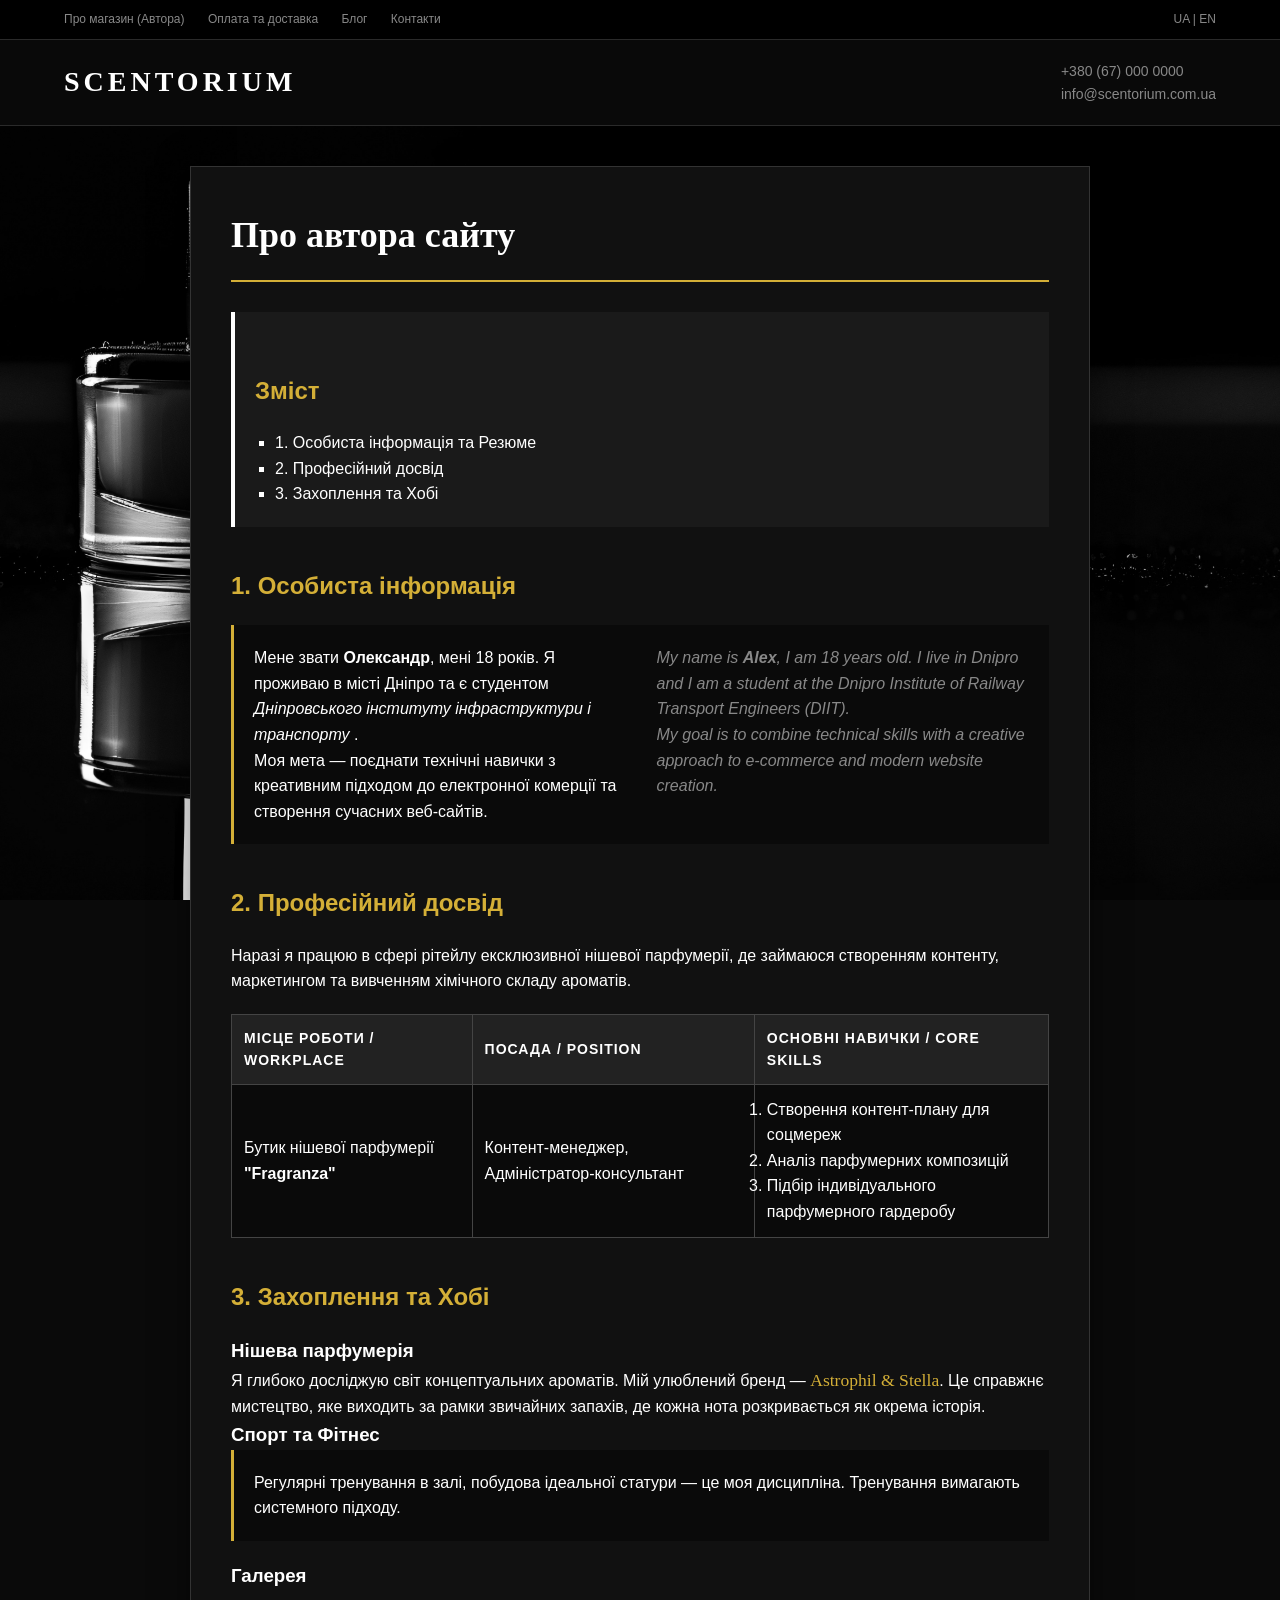
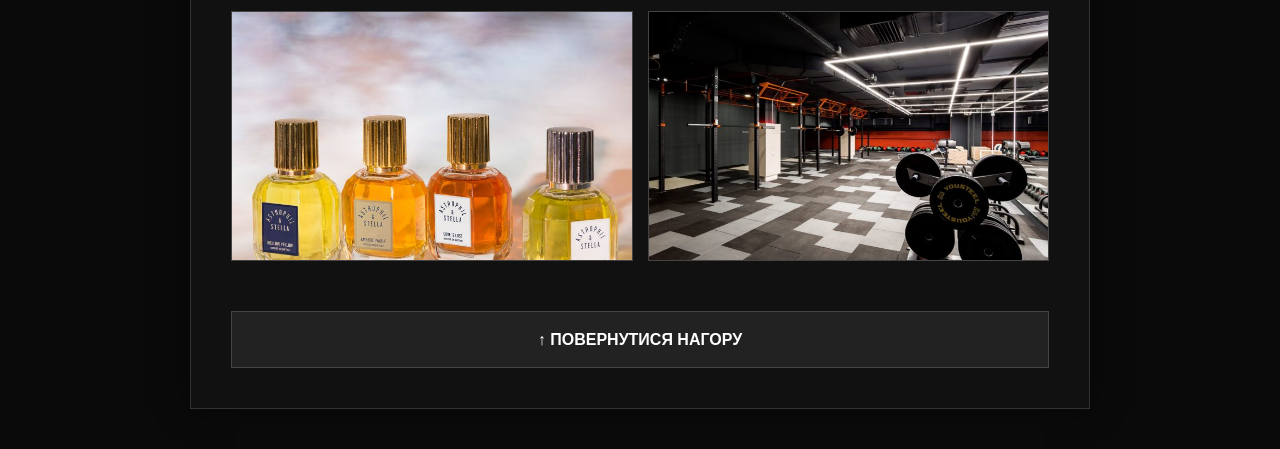
<file: about.html>
<!DOCTYPE html>
<html lang="uk">
<head>
    <meta charset="UTF-8">
    <meta name="viewport" content="width=device-width, initial-scale=1.0">
    <title>Scentorium - Про автора</title>
    <meta name="description" content="Резюме автора сайту та інформація про захоплення">
    <link rel="stylesheet" href="style.css">
    <style>
        /* Стилі спеціально для сторінки контенту */
        .content-container {
            max-width: 900px;
            margin: 40px auto;
            padding: 40px;
            background-color: #111;
            border: 1px solid #333;
            line-height: 1.6;
        }
        .bilingual-block {
            display: flex;
            gap: 30px;
            margin-bottom: 20px;
        }
        .bilingual-block div {
            flex: 1;
        }
        .en-text {
            color: #888;
            font-style: italic;
        }
        .content-table {
            width: 100%;
            border-collapse: collapse;
            margin: 20px 0;
        }
        .content-table th, .content-table td {
            border: 1px solid #444;
            padding: 12px;
            text-align: left;
        }
        .content-table th {
            background-color: #222;
            color: #fff;
        }
        .gallery-grid {
            display: grid;
            grid-template-columns: repeat(2, 1fr);
            gap: 15px;
            margin-top: 20px;
        }
        .gallery-img {
            width: 100%;
            height: 250px;
            object-fit: cover;
            border: 1px solid #444;
        }
        .back-to-top {
            display: block;
            text-align: center;
            margin-top: 50px;
            padding: 15px;
            background-color: #222;
            color: #fff;
            text-transform: uppercase;
            font-weight: bold;
            border: 1px solid #444;
        }
        .back-to-top:hover {
            background-color: #333;
        }
        /* Оформлення змісту */
        .toc-box {
            background-color: #1a1a1a;
            padding: 20px;
            margin-bottom: 30px;
            border-left: 4px solid #fff;
        }
    </style>
</head>
<body id="top">

    <div class="top-bar">
        <div class="top-links">
            <a href="about.html">Про магазин (Автора)</a>
            <a href="delivery.html">Оплата та доставка</a>
            <a href="blog.html">Блог</a>
            <a href="contacts.html">Контакти</a>
        </div>
        <div class="top-actions">
            <span class="lang-switch">UA | EN</span>
        </div>
    </div>

    <header class="main-header">
        <div class="logo"><a href="index.html" style="color: white;">SCENTORIUM</a></div>
        <div class="contact-block">
            <span class="phone">+380 (67) 000 0000 </span>
            <span class="email">info@scentorium.com.ua</span>
        </div>
    </header>

    <div class="content-container">
        
        <h1>Про автора сайту</h1>

        <div class="toc-box">
            <h2>Зміст</h2>
            <ul style="list-style-type: square; margin-left: 20px;">
                <li><a href="#resume">1. Особиста інформація та Резюме</a></li>
                <li><a href="#experience">2. Професійний досвід</a></li>
                <li><a href="#hobbies">3. Захоплення та Хобі</a></li>
            </ul>
        </div>

        <h2 id="resume">1. Особиста інформація</h2>
        <div class="bilingual-block">
            <div>
                <p>Мене звати <strong>Олександр</strong>, мені 18 років. Я проживаю в місті Дніпро та є студентом <i>Дніпровського інституту інфраструктури і транспорту </i>.</p>
                <p>Моя мета — поєднати технічні навички з креативним підходом до електронної комерції та створення сучасних веб-сайтів.</p>
            </div>
            <div class="en-text">
                <p>My name is <strong>Alex</strong>, I am 18 years old. I live in Dnipro and I am a student at the <i>Dnipro Institute of Railway Transport Engineers (DIIT)</i>.</p>
                <p>My goal is to combine technical skills with a creative approach to e-commerce and modern website creation.</p>
            </div>
        </div>

        <h2 id="experience">2. Професійний досвід</h2>
        <p>Наразі я працюю в сфері рітейлу ексклюзивної нішевої парфумерії, де займаюся створенням контенту, маркетингом та вивченням хімічного складу ароматів.</p>
        
        <table class="content-table">
            <tr>
                <th>Місце роботи / Workplace</th>
                <th>Посада / Position</th>
                <th>Основні навички / Core Skills</th>
            </tr>
            <tr>
                <td>Бутик нішевої парфумерії <b>"Fragranza"</b></td>
                <td>Контент-менеджер, Адміністратор-консультант </td>
                <td>
                    <ol>
                        <li> Створення контент-плану для соцмереж </li>
                        <li> Аналіз парфумерних композицій </li>
                        <li> Підбір індивідуального парфумерного гардеробу </li>
                    </ol>
                </td>
            </tr>
          
        </table>

        <h2 id="hobbies">3. Захоплення та Хобі</h2>
        
        <h3>Нішева парфумерія</h3>
        <p>Я глибоко досліджую світ концептуальних ароматів. Мій улюблений бренд — <span style="color: #d4af37; font-size: 1.1em; font-family: 'Georgia', serif;">Astrophil & Stella</span>. Це справжнє мистецтво, яке виходить за рамки звичайних запахів, де кожна нота розкривається як окрема історія.</p>
        
        <h3>Спорт та Фітнес</h3>
        <div class="bilingual-block">
            <div>
                <p>Регулярні тренування в залі, побудова ідеальної статури — це моя дисципліна. Тренування вимагають системного підходу.</p>
            </div>
        </div>

        <h3>Галерея</h3>
        <div class="gallery-grid">
            <img src="images/astrophil.jpg" alt="Моє перше фото" class="gallery-img">
            <img src="images/zal.jpg" alt="Моє друге фото" class="gallery-img">
        </div>

        <a href="#top" class="back-to-top">↑ Повернутися нагору</a>

    </div>

</body>
</html>
</file>
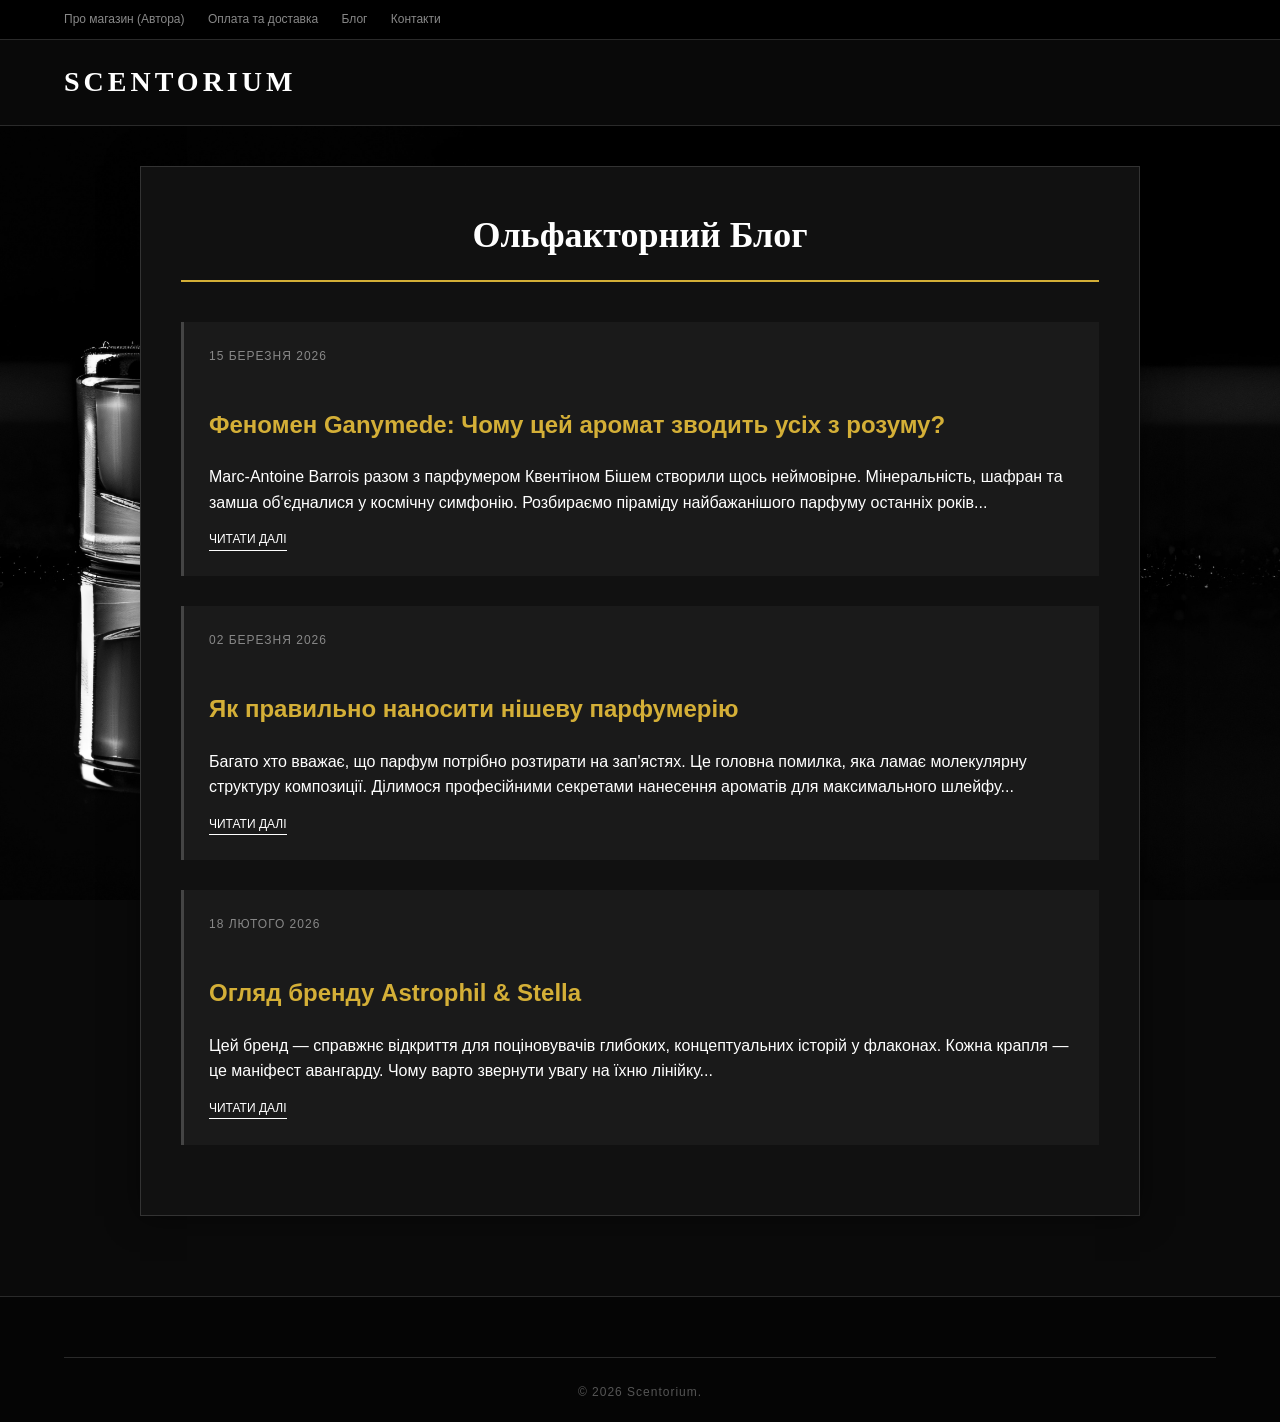
<file: blog.html>
<!DOCTYPE html>
<html lang="uk">
<head>
    <meta charset="UTF-8">
    <meta name="viewport" content="width=device-width, initial-scale=1.0">
    <title>Scentorium - Блог</title>
    <link rel="stylesheet" href="style.css">
    <style>
        .content-container { max-width: 1000px; margin: 40px auto; padding: 40px; background-color: #111; border: 1px solid #333; }
        .blog-post { background-color: #1a1a1a; padding: 25px; margin-bottom: 30px; border-left: 3px solid #444; }
        .blog-date { color: #888; font-size: 12px; text-transform: uppercase; letter-spacing: 1px; margin-bottom: 10px; display: block; }
        .blog-title { color: #fff; margin-bottom: 15px; font-size: 22px; }
        .read-more { display: inline-block; margin-top: 15px; color: #fff; border-bottom: 1px solid #fff; text-transform: uppercase; font-size: 12px; }
        .read-more:hover { color: #888; border-color: #888; }
    </style>
</head>
<body>

    <div class="top-bar">
        <div class="top-links">
            <a href="about.html">Про магазин (Автора)</a>
            <a href="delivery.html">Оплата та доставка</a>
            <a href="blog.html">Блог</a>
            <a href="contacts.html">Контакти</a>
        </div>
    </div>

    <header class="main-header">
        <div class="logo"><a href="index.html" style="color: white;">SCENTORIUM</a></div>
    </header>

    <div class="content-container">
        <h1 style="margin-bottom: 40px; text-align: center;">Ольфакторний Блог</h1>

        <div class="blog-post">
            <span class="blog-date">15 Березня 2026</span>
            <h2 class="blog-title">Феномен Ganymede: Чому цей аромат зводить усіх з розуму?</h2>
            <p>Marc-Antoine Barrois разом з парфумером Квентіном Бішем створили щось неймовірне. Мінеральність, шафран та замша об'єдналися у космічну симфонію. Розбираємо піраміду найбажанішого парфуму останніх років...</p>
            <a href="#" class="read-more">Читати далі</a>
        </div>

        <div class="blog-post">
            <span class="blog-date">02 Березня 2026</span>
            <h2 class="blog-title">Як правильно наносити нішеву парфумерію</h2>
            <p>Багато хто вважає, що парфум потрібно розтирати на зап'ястях. Це головна помилка, яка ламає молекулярну структуру композиції. Ділимося професійними секретами нанесення ароматів для максимального шлейфу...</p>
            <a href="#" class="read-more">Читати далі</a>
        </div>
        
        <div class="blog-post">
            <span class="blog-date">18 Лютого 2026</span>
            <h2 class="blog-title">Огляд бренду Astrophil & Stella</h2>
            <p>Цей бренд — справжнє відкриття для поціновувачів глибоких, концептуальних історій у флаконах. Кожна крапля — це маніфест авангарду. Чому варто звернути увагу на їхню лінійку...</p>
            <a href="#" class="read-more">Читати далі</a>
        </div>
    </div>

    <footer class="main-footer">
        <div class="footer-bottom"><p>© 2026 Scentorium.</p></div>
    </footer>
</body>
</html>
</file>
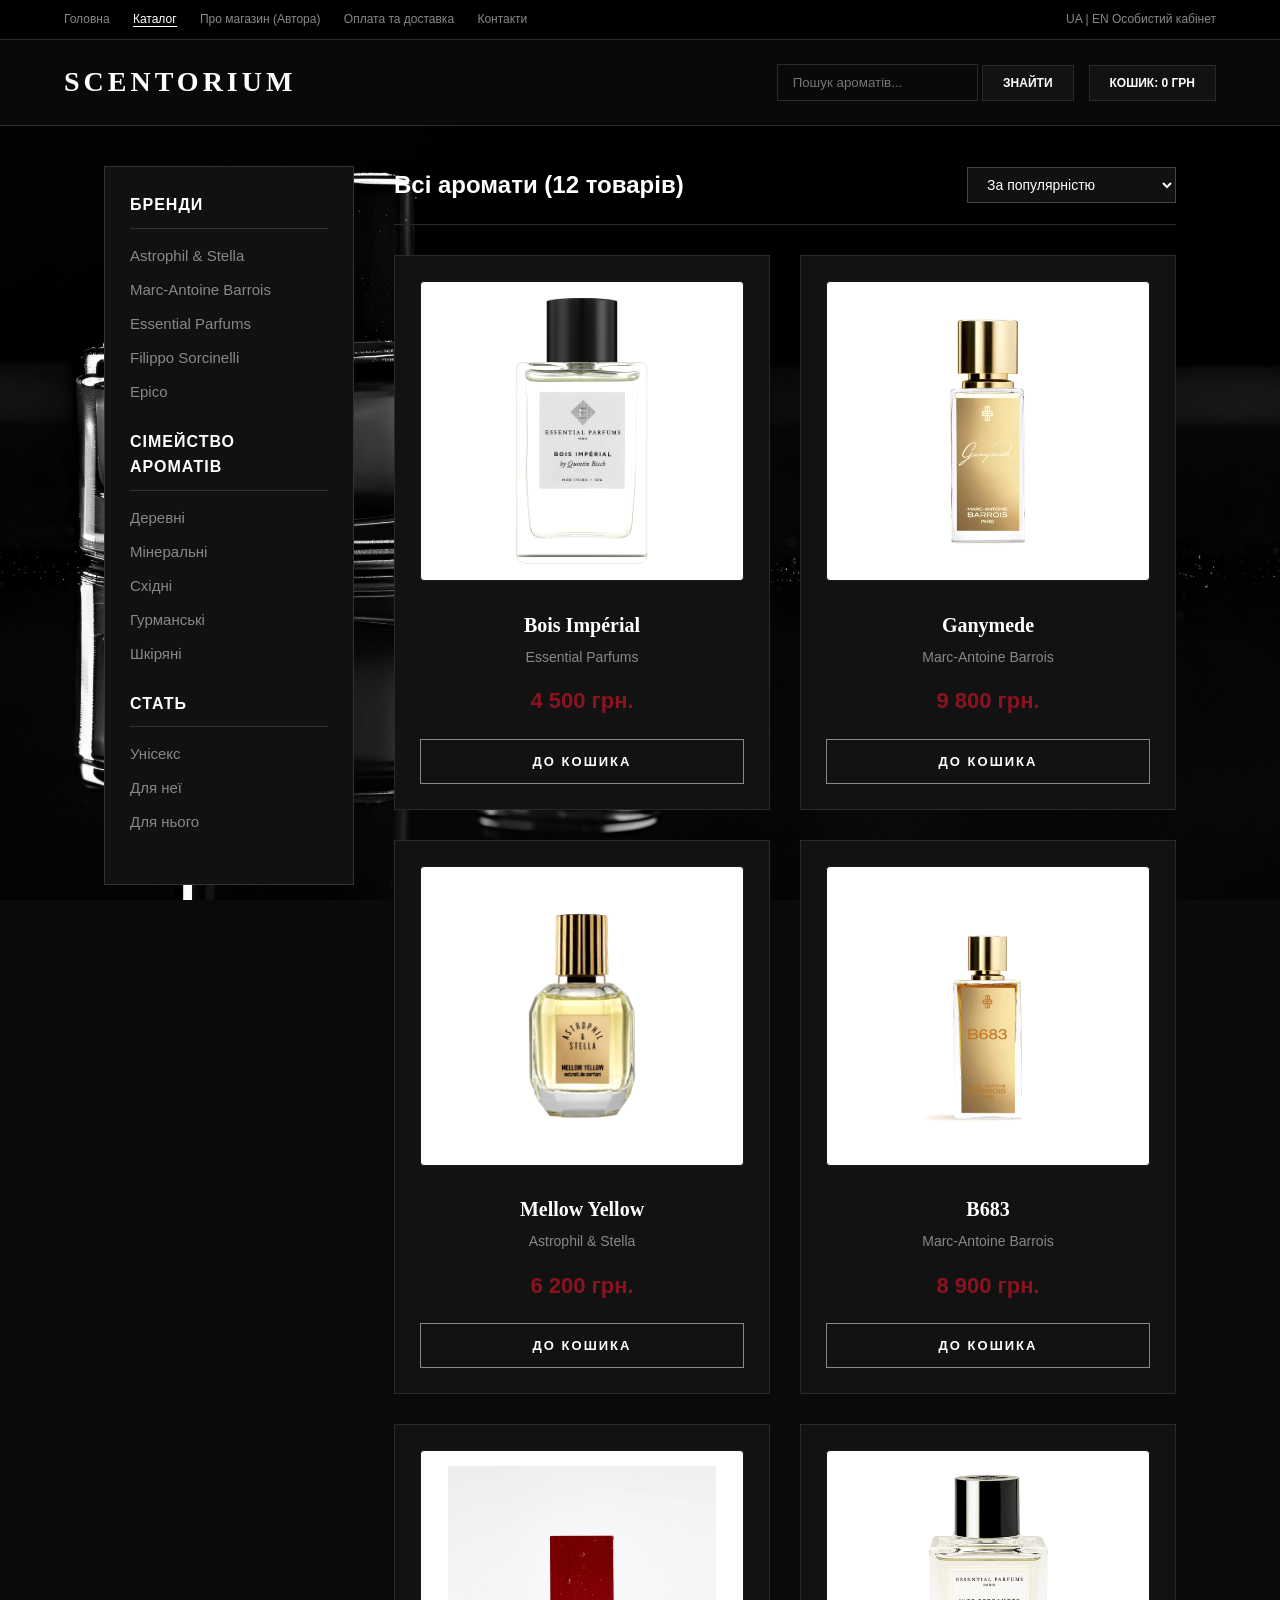
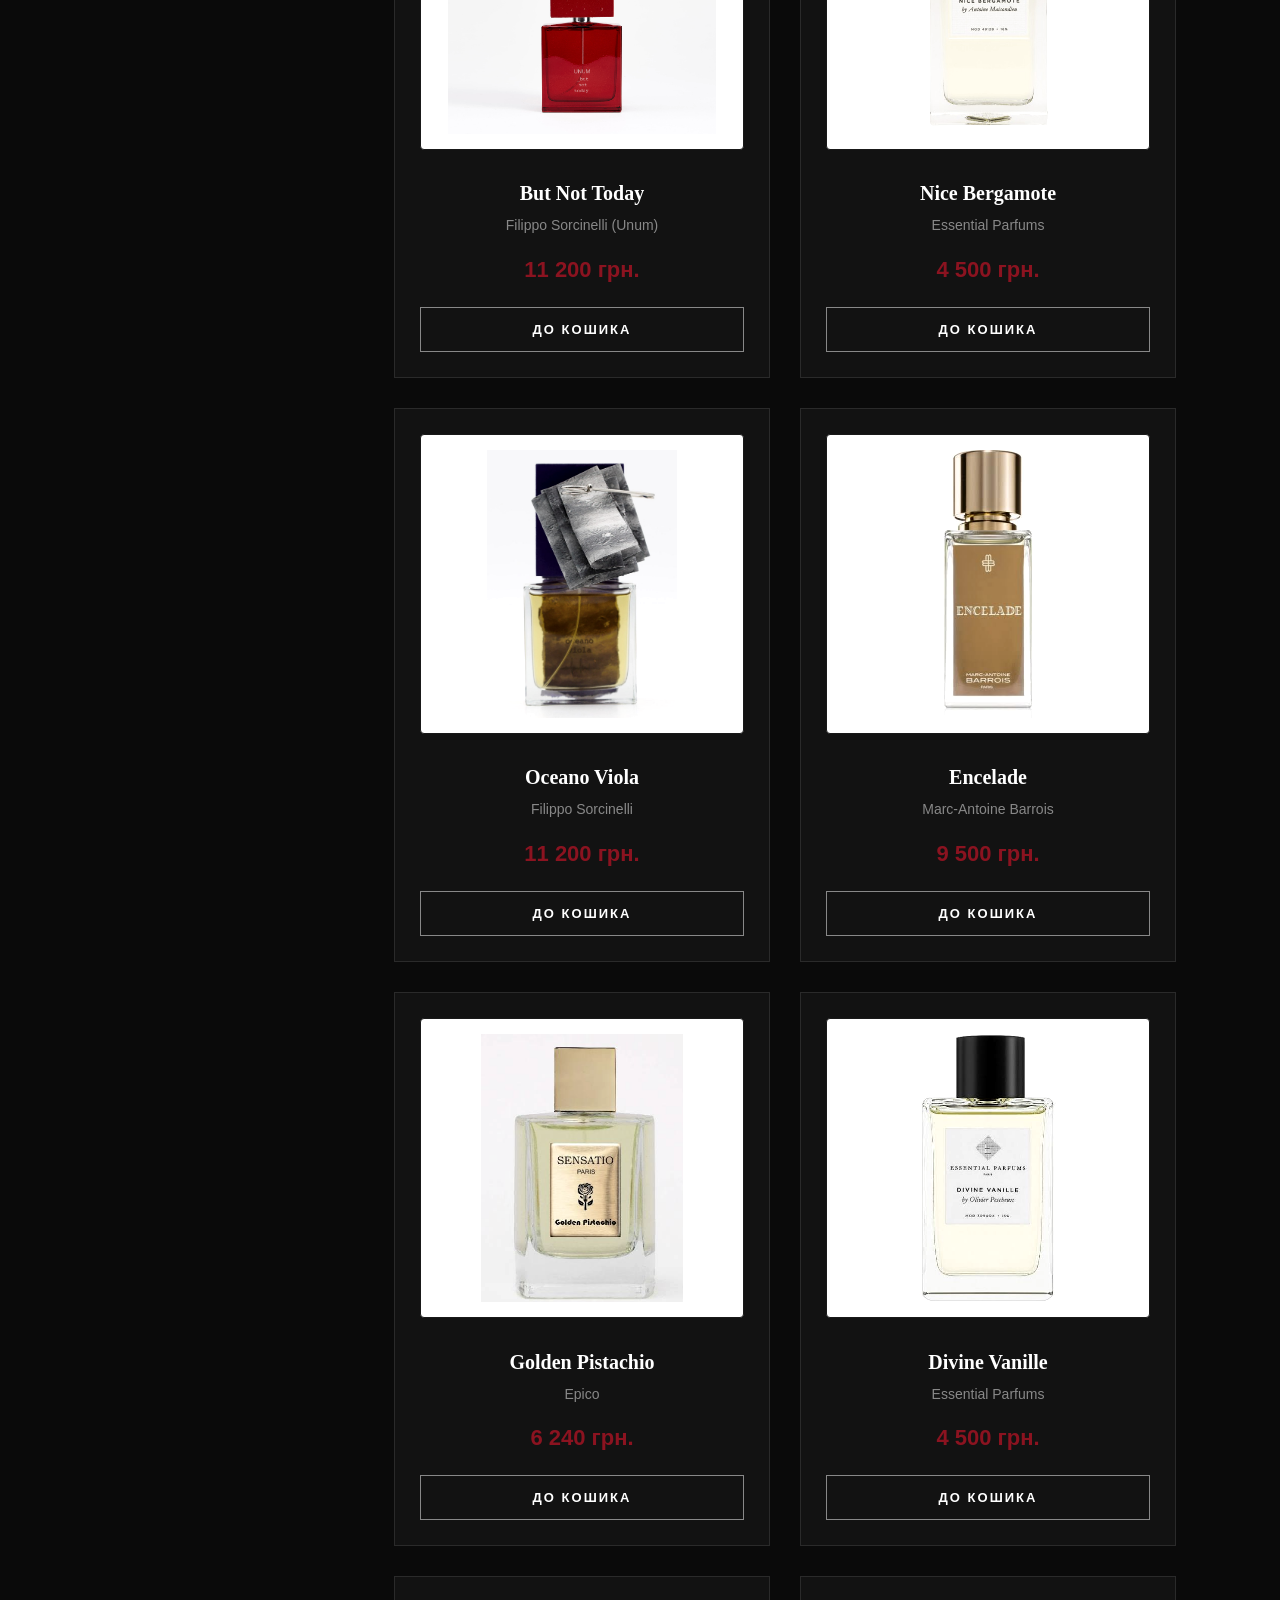
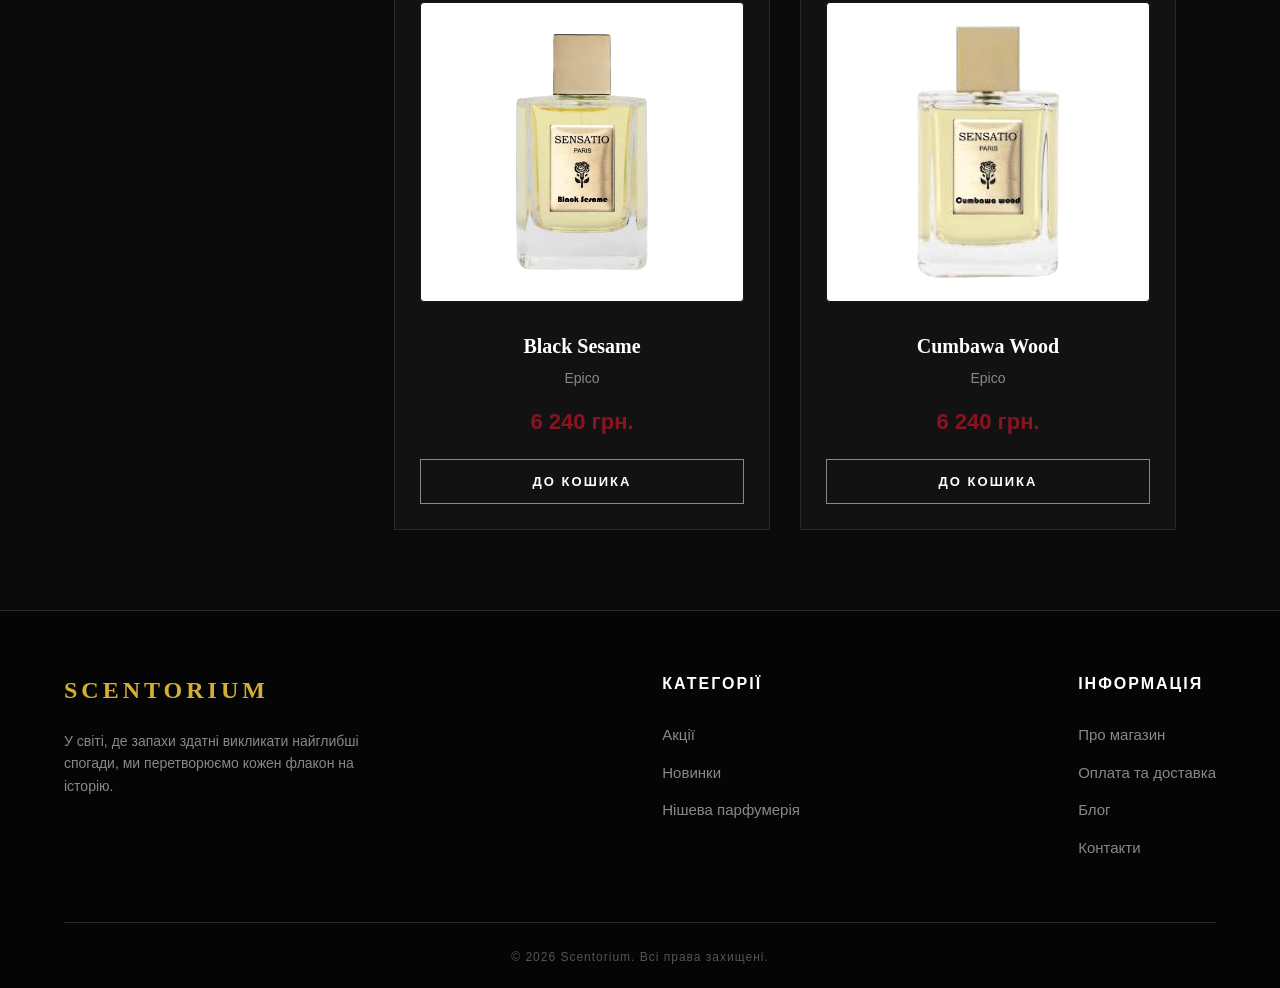
<file: catalog.html>
<!DOCTYPE html>
<html lang="uk">
<head>
    <meta charset="UTF-8">
    <meta name="viewport" content="width=device-width, initial-scale=1.0">
    <title>Scentorium - Каталог ароматів</title>
    <title>Каталог ароматів — Scentorium | Купити нішевий парфум</title>
    <meta name="description" content="Повний асортимент авангардної парфумерії. Фільтр за брендами: Unum, Epico, Genyum. Доставка по Україні.">
    <link rel="stylesheet" href="style.css">
    <style>
        .catalog-container {
            max-width: 1200px;
            margin: 40px auto;
            padding: 0 5%;
            display: flex;
            gap: 40px;
        }
        .sidebar {
            width: 250px;
            background-color: #111;
            padding: 25px;
            border: 1px solid #333;
            height: fit-content;
        }
        .filter-group {
            margin-bottom: 25px;
        }
        .filter-group h3 {
            color: #fff;
            font-size: 16px;
            text-transform: uppercase;
            margin-bottom: 15px;
            border-bottom: 1px solid #333;
            padding-bottom: 10px;
        }
        .filter-list {
            list-style: none;
            color: #aaa;
            font-size: 14px;
        }
        .filter-list li {
            margin-bottom: 10px;
            cursor: pointer;
            transition: color 0.3s;
        }
        .filter-list li:hover {
            color: #fff;
        }
        .catalog-main {
            flex: 1;
        }
        .catalog-header {
            display: flex;
            justify-content: space-between;
            align-items: center;
            margin-bottom: 30px;
            color: #fff;
        }
        .catalog-header select {
            background-color: #111;
            color: #fff;
            border: 1px solid #444;
            padding: 8px 15px;
            outline: none;
        }
        
        /* Стиль для локальних фотографій парфумів */
        .product-image {
            width: 100%;
            height: 300px;
            object-fit: contain; /* Зберігає пропорції флаконів */
            background-color: #f8f8f8; /* Легкий світлий фон для контрасту з флаконами */
            padding: 15px;
            border: 1px solid #222;
            margin-bottom: 20px;
            border-radius: 4px;
        }
    </style>
</head>
<body>

    <div class="top-bar">
        <div class="top-links">
            <a href="index.html">Головна</a>
            <a href="catalog.html" style="color: #fff; border-bottom: 1px solid #fff;">Каталог</a>
            <a href="about.html">Про магазин (Автора)</a>
            <a href="delivery.html">Оплата та доставка</a>
            <a href="contacts.html">Контакти</a>
        </div>
        <div class="top-actions">
            <span class="lang-switch">UA | EN</span>
            <a href="#" class="account-link">Особистий кабінет</a>
        </div>
    </div>

    <header class="main-header">
        <div class="logo"><a href="index.html" style="color: white;">SCENTORIUM</a></div>
        <div class="search-cart">
            <div class="search-box">
                <input type="text" placeholder="Пошук ароматів...">
                <button type="submit">Знайти</button>
            </div>
            <button class="cart-btn">Кошик: 0 грн</button>
        </div>
    </header>

    <div class="catalog-container">
        
        <aside class="sidebar">
            <div class="filter-group">
                <h3>Бренди</h3>
                <ul class="filter-list">
                    <li>Astrophil & Stella</li>
                    <li>Marc-Antoine Barrois</li>
                    <li>Essential Parfums</li>
                    <li>Filippo Sorcinelli</li>
                    <li>Epico</li>
                </ul>
            </div>
            <div class="filter-group">
                <h3>Сімейство ароматів</h3>
                <ul class="filter-list">
                    <li>Деревні</li>
                    <li>Мінеральні</li>
                    <li>Східні</li>
                    <li>Гурманські</li>
                    <li>Шкіряні</li>
                </ul>
            </div>
            <div class="filter-group">
                <h3>Стать</h3>
                <ul class="filter-list">
                    <li>Унісекс</li>
                    <li>Для неї</li>
                    <li>Для нього</li>
                </ul>
            </div>
        </aside>

        <main class="catalog-main">
            <div class="catalog-header">
                <h2>Всі аромати (12 товарів)</h2>
                <select>
                    <option>За популярністю</option>
                    <option>Від дешевих до дорогих</option>
                    <option>Від дорогих до дешевих</option>
                    <option>Новинки</option>
                </select>
            </div>

            <div class="products-grid">
                
                <div class="product-card">
                    <img src="images/boisimperial.jpg" alt="Bois Impérial" class="product-image">
                    <h3 class="product-name">Bois Impérial</h3>
                    <p class="product-brand">Essential Parfums</p>
                    <p class="product-price">4 500 грн.</p>
                    <button class="buy-btn">До кошика</button>
                </div>

                <div class="product-card">
                    <img src="images/ganymede.jpg" alt="Ganymede" class="product-image">
                    <h3 class="product-name">Ganymede</h3>
                    <p class="product-brand">Marc-Antoine Barrois</p>
                    <p class="product-price">9 800 грн.</p>
                    <button class="buy-btn">До кошика</button>
                </div>

                <div class="product-card">
                    <img src="images/mellowyellow.jpg" alt="Mellow Yellow" class="product-image">
                    <h3 class="product-name">Mellow Yellow</h3>
                    <p class="product-brand">Astrophil & Stella</p>
                    <p class="product-price">6 200 грн.</p>
                    <button class="buy-btn">До кошика</button>
                </div>

                <div class="product-card">
                    <img src="images/b683.jpg" alt="B683" class="product-image">
                    <h3 class="product-name">B683</h3>
                    <p class="product-brand">Marc-Antoine Barrois</p>
                    <p class="product-price">8 900 грн.</p>
                    <button class="buy-btn">До кошика</button>
                </div>

                <div class="product-card">
                    <img src="images/unum_but_not_today_.jpg" alt="But Not Today" class="product-image">
                    <h3 class="product-name">But Not Today</h3>
                    <p class="product-brand">Filippo Sorcinelli (Unum)</p>
                    <p class="product-price">11 200 грн.</p>
                    <button class="buy-btn">До кошика</button>
                </div>

                <div class="product-card">
                    <img src="images/nice_bergamote.jpg" alt="Nice Bergamote" class="product-image">
                    <h3 class="product-name">Nice Bergamote</h3>
                    <p class="product-brand">Essential Parfums</p>
                    <p class="product-price">4 500 грн.</p>
                    <button class="buy-btn">До кошика</button>
                </div>

                <div class="product-card">
                    <img src="images/oceano_viola.jpg" alt="Oceano Viola" class="product-image">
                    <h3 class="product-name">Oceano Viola</h3>
                    <p class="product-brand">Filippo Sorcinelli</p>
                    <p class="product-price">11 200 грн.</p>
                    <button class="buy-btn">До кошика</button>
                </div>

                <div class="product-card">
                    <img src="images/encelade.jpg" alt="Encelade" class="product-image">
                    <h3 class="product-name">Encelade</h3>
                    <p class="product-brand">Marc-Antoine Barrois</p>
                    <p class="product-price">9 500 грн.</p>
                    <button class="buy-btn">До кошика</button>
                </div>

                <div class="product-card">
                    <img src="images/golden_pistachio.jpg" alt="Golden Pistachio" class="product-image">
                    <h3 class="product-name">Golden Pistachio</h3>
                    <p class="product-brand">Epico</p>
                    <p class="product-price">6 240 грн.</p>
                    <button class="buy-btn">До кошика</button>
                </div>

                <div class="product-card">
                    <img src="images/divine_vanille.jpg" alt="Divine Vanille" class="product-image">
                    <h3 class="product-name">Divine Vanille</h3>
                    <p class="product-brand">Essential Parfums</p>
                    <p class="product-price">4 500 грн.</p>
                    <button class="buy-btn">До кошика</button>
                </div>

                <div class="product-card">
                    <img src="images/black_sesame.jpg" alt="Black Sesame" class="product-image">
                    <h3 class="product-name">Black Sesame</h3>
                    <p class="product-brand">Epico</p>
                    <p class="product-price">6 240 грн.</p>
                    <button class="buy-btn">До кошика</button>
                </div>

                <div class="product-card">
                    <img src="images/cumbawa_wood.jpg" alt="Cumbawa Wood" class="product-image">
                    <h3 class="product-name">Cumbawa Wood</h3>
                    <p class="product-brand">Epico</p>
                    <p class="product-price">6 240 грн.</p>
                    <button class="buy-btn">До кошика</button>
                </div>

            </div>
        </main>
    </div>

    <footer class="main-footer">
        <div class="footer-columns">
            <div class="footer-col about-col">
                <div class="footer-logo">SCENTORIUM</div>
                <p>У світі, де запахи здатні викликати найглибші спогади, ми перетворюємо кожен флакон на історію.</p>
            </div>
            <div class="footer-col">
                <h4>Категорії</h4>
                <ul>
                    <li><a href="#">Акції</a></li>
                    <li><a href="#">Новинки</a></li>
                    <li><a href="catalog.html">Нішева парфумерія</a></li>
                </ul>
            </div>
            <div class="footer-col">
                <h4>Інформація</h4>
                <ul>
                    <li><a href="about.html">Про магазин</a></li>
                    <li><a href="delivery.html">Оплата та доставка</a></li>
                    <li><a href="blog.html">Блог</a></li>
                    <li><a href="contacts.html">Контакти</a></li>
                </ul>
            </div>
        </div>
        <div class="footer-bottom">
            <p>© 2026 Scentorium. Всі права захищені.</p>
        </div>
    </footer>

</body>
</html>
</file>
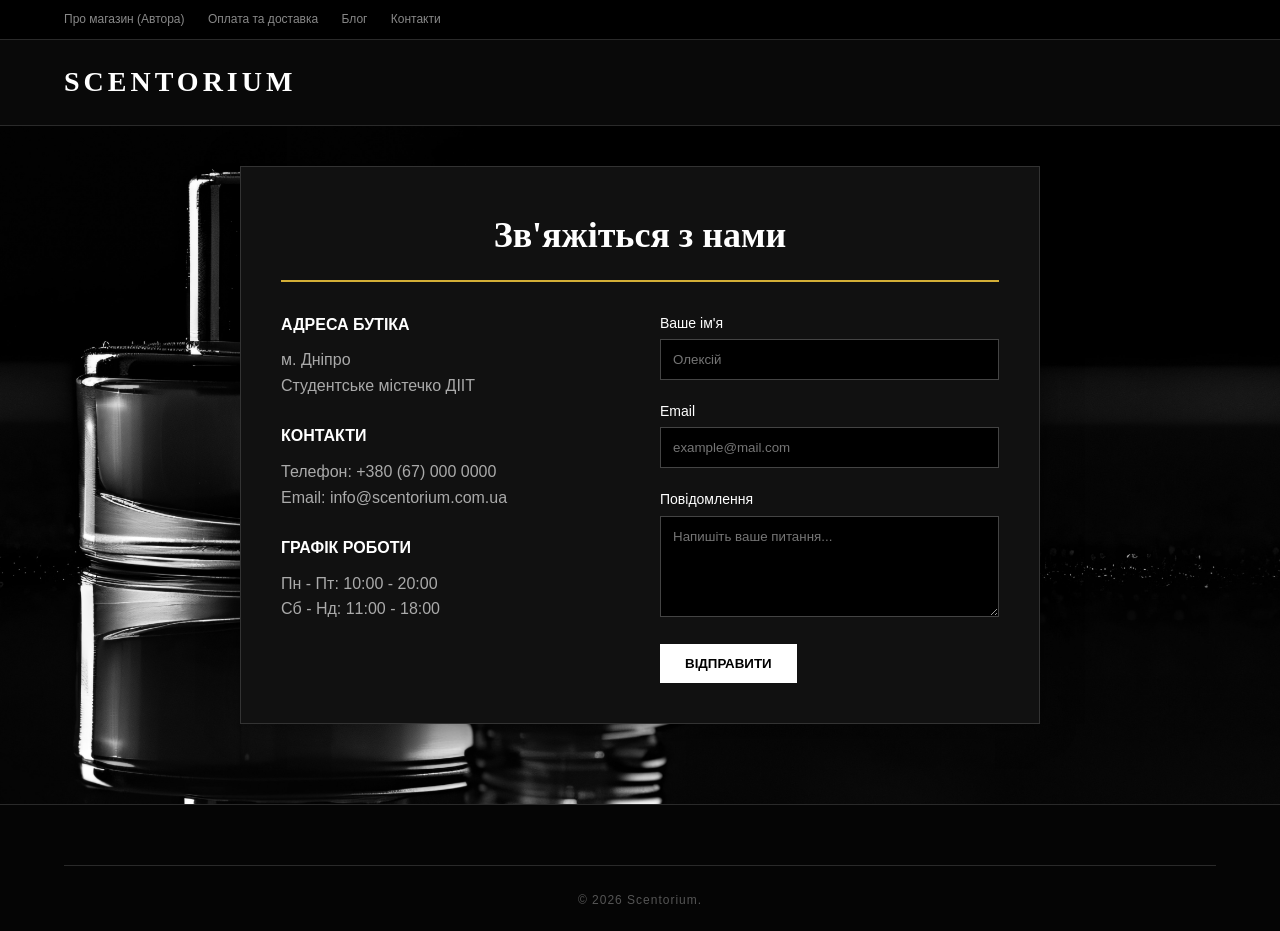
<file: contacts.html>
<!DOCTYPE html>
<html lang="uk">
<head>
    <meta charset="UTF-8">
    <meta name="viewport" content="width=device-width, initial-scale=1.0">
    <title>Scentorium - Контакти</title>
    <link rel="stylesheet" href="style.css">
    <style>
        .content-container { max-width: 800px; margin: 40px auto; padding: 40px; background-color: #111; border: 1px solid #333; }
        .contact-grid { display: grid; grid-template-columns: 1fr 1fr; gap: 40px; margin-top: 30px; }
        .info-box h3 { color: #fff; margin-bottom: 10px; font-size: 16px; text-transform: uppercase; }
        .info-box p { color: #aaa; margin-bottom: 25px; line-height: 1.6; }
        .form-group { margin-bottom: 20px; }
        .form-group label { display: block; color: #fff; margin-bottom: 5px; font-size: 14px; }
        .form-group input, .form-group textarea {
            width: 100%; padding: 12px; background-color: #000; border: 1px solid #444; color: #fff; outline: none; font-family: inherit;
        }
        .submit-btn {
            background-color: #fff; color: #000; padding: 12px 25px; border: none; font-weight: bold; cursor: pointer; text-transform: uppercase; transition: 0.3s;
        }
        .submit-btn:hover { background-color: #ccc; }
    </style>
</head>
<body>

    <div class="top-bar">
        <div class="top-links">
            <a href="about.html">Про магазин (Автора)</a>
            <a href="delivery.html">Оплата та доставка</a>
            <a href="blog.html">Блог</a>
            <a href="contacts.html">Контакти</a>
        </div>
    </div>

    <header class="main-header">
        <div class="logo"><a href="index.html" style="color: white;">SCENTORIUM</a></div>
    </header>

    <div class="content-container">
        <h1 style="text-align: center;">Зв'яжіться з нами</h1>
        
        <div class="contact-grid">
            <div>
                <div class="info-box">
                    <h3>Адреса бутіка</h3>
                    <p>м. Дніпро<br>Студентське містечко ДІІТ</p>
                </div>
                <div class="info-box">
                    <h3>Контакти</h3>
                    <p>Телефон: +380 (67) 000 0000<br>Email: info@scentorium.com.ua</p>
                </div>
                <div class="info-box">
                    <h3>Графік роботи</h3>
                    <p>Пн - Пт: 10:00 - 20:00<br>Сб - Нд: 11:00 - 18:00</p>
                </div>
            </div>

            <div>
                <form action="#" method="post">
                    <div class="form-group">
                        <label>Ваше ім'я</label>
                        <input type="text" placeholder="Олексій" required>
                    </div>
                    <div class="form-group">
                        <label>Email</label>
                        <input type="email" placeholder="example@mail.com" required>
                    </div>
                    <div class="form-group">
                        <label>Повідомлення</label>
                        <textarea rows="5" placeholder="Напишіть ваше питання..." required></textarea>
                    </div>
                    <button type="submit" class="submit-btn">Відправити</button>
                </form>
            </div>
        </div>
    </div>

    <footer class="main-footer">
        <div class="footer-bottom"><p>© 2026 Scentorium.</p></div>
    </footer>
</body>
</html>
</file>
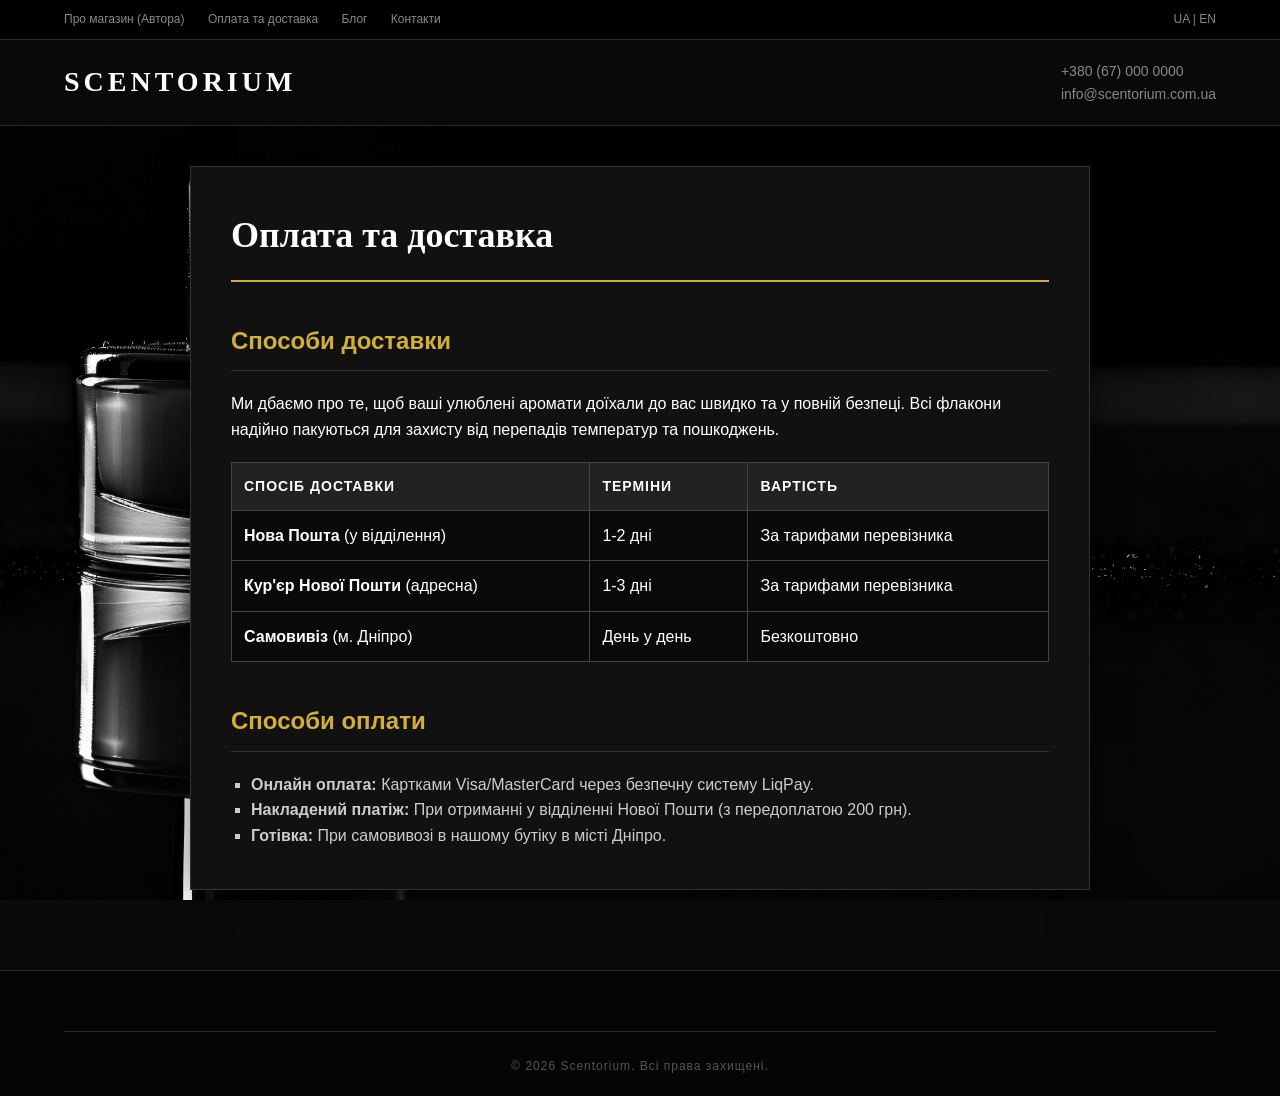
<file: delivery.html>
<!DOCTYPE html>
<html lang="uk">
<head>
    <meta charset="UTF-8">
    <meta name="viewport" content="width=device-width, initial-scale=1.0">
    <title>Scentorium - Оплата та доставка</title>
    <link rel="stylesheet" href="style.css">
    <style>
        .content-container {
            max-width: 900px; margin: 40px auto; padding: 40px;
            background-color: #111; border: 1px solid #333; line-height: 1.6;
        }
        .content-table { width: 100%; border-collapse: collapse; margin: 20px 0; }
        .content-table th, .content-table td { border: 1px solid #444; padding: 12px; text-align: left; }
        .content-table th { background-color: #222; color: #fff; }
        h2 { margin-top: 30px; margin-bottom: 15px; color: #fff; border-bottom: 1px solid #333; padding-bottom: 10px; }
    </style>
</head>
<body>

    <div class="top-bar">
        <div class="top-links">
            <a href="about.html">Про магазин (Автора)</a>
            <a href="delivery.html">Оплата та доставка</a>
            <a href="blog.html">Блог</a>
            <a href="contacts.html">Контакти</a>
        </div>
        <div class="top-actions">
            <span class="lang-switch">UA | EN</span>
        </div>
    </div>

    <header class="main-header">
        <div class="logo"><a href="index.html" style="color: white;">SCENTORIUM</a></div>
        <div class="contact-block">
            <span class="phone">+380 (67) 000 0000 </span>
            <span class="email">info@scentorium.com.ua</span>
        </div>
    </header>

    <div class="content-container">
        <h1>Оплата та доставка</h1>
        
        <h2>Способи доставки</h2>
        <p>Ми дбаємо про те, щоб ваші улюблені аромати доїхали до вас швидко та у повній безпеці. Всі флакони надійно пакуються для захисту від перепадів температур та пошкоджень.</p>
        
        <table class="content-table">
            <tr>
                <th>Спосіб доставки</th>
                <th>Терміни</th>
                <th>Вартість</th>
            </tr>
            <tr>
                <td><strong>Нова Пошта</strong> (у відділення)</td>
                <td>1-2 дні</td>
                <td>За тарифами перевізника</td>
            </tr>
            <tr>
                <td><strong>Кур'єр Нової Пошти</strong> (адресна)</td>
                <td>1-3 дні</td>
                <td>За тарифами перевізника</td>
            </tr>
            <tr>
                <td><strong>Самовивіз</strong> (м. Дніпро)</td>
                <td>День у день</td>
                <td>Безкоштовно</td>
            </tr>
        </table>

        <h2>Способи оплати</h2>
        <ul style="list-style-type: square; margin-left: 20px; color: #ccc;">
            <li><strong>Онлайн оплата:</strong> Картками Visa/MasterCard через безпечну систему LiqPay.</li>
            <li><strong>Накладений платіж:</strong> При отриманні у відділенні Нової Пошти (з передоплатою 200 грн).</li>
            <li><strong>Готівка:</strong> При самовивозі в нашому бутіку в місті Дніпро.</li>
        </ul>
    </div>

    <footer class="main-footer">
        <div class="footer-bottom">
            <p>© 2026 Scentorium. Всі права захищені.</p>
        </div>
    </footer>
</body>
</html>
</file>
<file: style.css>
/* ==========================================================================
   SCENTORIUM - Головний файл стилів (CSS Style Guide)
   Автор: Олександр (Лабораторні роботи №1-3)
   ========================================================================== */

/* 1. CSS ЗМІННІ (Колірна палітра "Dark Fashion" та шрифти) */
:root {
    /* Фонови кольори */
    --bg-dark: #0a0a0a;          /* Основний темний фон */
    --bg-panel: #121212;         /* Фон для карток та бокових панелей */
    --bg-header: rgba(10, 10, 10, 0.95); /* Напівпрозорий фон шапки */
    
    /* Текст */
    --text-main: #ffffff;        /* Основний білий текст */
    --text-muted: #888888;       /* Сірий текст для описів */
    
    /* Акцент 1: Вінтажне золото (для кнопок та ховерів) */
    --accent-gold: #d4af37;      
    --accent-gold-hover: #f1c40f; 
    
    /* Акцент 2: Бургунді (для цін та особливих елементів) */
    --accent-burgundy: #5a0c13;  
    --accent-burgundy-light: #8b1320;
    
    /* Технічні змінні */
    --border-color: #2a2a2a;     /* Колір рамок */
    --font-main: 'Helvetica Neue', Arial, sans-serif;
    --font-heading: 'Georgia', serif; /* Преміальний шрифт із зарубками */
}

/* ==========================================================================
   2. БАЗОВІ НАЛАШТУВАННЯ ТА СКИДАННЯ
   ========================================================================== */
* {
    margin: 0;
    padding: 0;
    box-sizing: border-box;
}

body {
    font-family: var(--font-main);
    background-color: var(--bg-dark);
    color: var(--text-main);
    line-height: 1.6;
    /* Якщо є фонова картинка, вона буде тут */
    background-image: url('images/monochrom.jpg'); 
    background-size: cover;
    background-attachment: fixed;
    background-position: center;
}

a {
    text-decoration: none;
    color: inherit;
    transition: color 0.3s ease;
}

a:hover {
    color: var(--accent-gold);
}

ul {
    list-style: none;
}

/* Заголовки секцій */
.section-title {
    font-size: 28px;
    margin-bottom: 40px;
    letter-spacing: 2px;
    text-transform: uppercase;
    color: var(--text-main);
    display: inline-block;
    border-bottom: 2px solid var(--accent-gold);
    padding-bottom: 10px;
}

/* ==========================================================================
   3. НАВІГАЦІЯ (Header, Top Bar, Menu)
   ========================================================================== */
.top-bar {
    display: flex;
    justify-content: space-between;
    padding: 10px 5%;
    background-color: #000;
    border-bottom: 1px solid var(--border-color);
    font-size: 12px;
    color: var(--text-muted);
}

.top-links a {
    margin-right: 20px;
}

.main-header {
    display: flex;
    justify-content: space-between;
    align-items: center;
    padding: 20px 5%;
    background-color: var(--bg-header);
    position: sticky;
    top: 0;
    z-index: 100;
    border-bottom: 1px solid var(--border-color);
    backdrop-filter: blur(10px); /* Розмиття фону під шапкою */
}

.logo a {
    font-size: 28px;
    font-weight: bold;
    letter-spacing: 4px;
    color: var(--text-main);
    font-family: var(--font-heading);
}

.contact-block {
    display: flex;
    flex-direction: column;
    font-size: 14px;
    color: var(--text-muted);
}

.search-cart {
    display: flex;
    align-items: center;
    gap: 15px;
}

.search-box input {
    background-color: transparent;
    border: 1px solid var(--border-color);
    color: var(--text-main);
    padding: 10px 15px;
    outline: none;
}

.search-box button, 
.cart-btn {
    background-color: var(--bg-panel);
    color: var(--text-main);
    border: 1px solid var(--border-color);
    padding: 10px 20px;
    cursor: pointer;
    transition: all 0.3s ease;
    text-transform: uppercase;
    font-size: 12px;
    font-weight: bold;
}

.search-box button:hover, 
.cart-btn:hover {
    background-color: var(--accent-gold);
    color: #000;
    border-color: var(--accent-gold);
}

.main-nav {
    display: flex;
    justify-content: center;
    gap: 35px;
    padding: 15px 0;
    background-color: var(--bg-panel);
    border-bottom: 1px solid var(--border-color);
    font-size: 14px;
    letter-spacing: 1px;
    text-transform: uppercase;
}

/* ==========================================================================
   4. ГОЛОВНА СТОРІНКА (Index)
   ========================================================================== */
.hero-banner {
    height: 65vh;
    display: flex;
    align-items: center;
    justify-content: center;
    text-align: center;
    background: linear-gradient(rgba(0,0,0,0.5), rgba(0,0,0,0.8)), url('images/hero-bg.jpg') center/cover;
    border-bottom: 1px solid var(--border-color);
}

.hero-content h1 {
    font-size: 54px;
    margin-bottom: 20px;
    font-family: var(--font-heading);
    letter-spacing: 3px;
    text-shadow: 2px 2px 10px rgba(0,0,0,0.8);
}

.hero-content p {
    font-size: 18px;
    color: #ccc;
    margin-bottom: 40px;
    max-width: 600px;
}

.action-btn {
    background-color: var(--accent-gold);
    color: #000;
    padding: 15px 35px;
    font-weight: bold;
    text-transform: uppercase;
    letter-spacing: 2px;
    transition: all 0.3s ease;
    display: inline-block;
}

.action-btn:hover {
    background-color: var(--accent-gold-hover);
    transform: scale(1.05);
}

/* Секція брендів */
.brands-section {
    padding: 80px 5%;
    text-align: center;
}

.brands-grid {
    display: flex;
    justify-content: center;
    gap: 20px;
    flex-wrap: wrap;
}

.brand-item {
    border: 1px solid var(--border-color);
    padding: 25px 40px;
    background-color: var(--bg-panel);
    transition: all 0.3s ease;
    cursor: pointer;
    font-family: var(--font-heading);
    font-size: 18px;
    color: var(--text-main);
}

.brand-item:hover {
    border-color: var(--accent-gold);
    color: var(--accent-gold);
    background-color: #000;
    transform: translateY(-5px); /* Ефект підняття при наведенні */
}

/* ==========================================================================
   5. КАРТКИ ТОВАРІВ ТА СІТКА (Каталог та Головна)
   ========================================================================== */
.products-section {
    padding: 0 5% 80px;
}

.section-header {
    display: flex;
    justify-content: space-between;
    align-items: center;
    margin-bottom: 40px;
}

.view-all {
    color: var(--text-muted);
    font-size: 14px;
    text-transform: uppercase;
    border-bottom: 1px solid transparent;
    letter-spacing: 1px;
}

.view-all:hover {
    color: var(--accent-gold);
    border-bottom-color: var(--accent-gold);
}

.products-grid {
    display: grid;
    grid-template-columns: repeat(auto-fill, minmax(280px, 1fr));
    gap: 30px;
}

.product-card {
    background-color: var(--bg-panel);
    padding: 25px;
    text-align: center;
    border: 1px solid var(--border-color);
    transition: all 0.4s ease;
}

.product-card:hover {
    border-color: var(--accent-gold);
    box-shadow: 0 10px 30px rgba(0,0,0,0.5);
    transform: translateY(-8px);
}

.product-image {
    width: 100%;
    height: 320px;
    object-fit: cover;
    margin-bottom: 20px;
    filter: grayscale(30%) contrast(110%);
    transition: filter 0.5s ease;
    border-radius: 2px;
}

.product-card:hover .product-image {
    filter: grayscale(0%) contrast(100%);
}

.product-name {
    font-size: 20px;
    margin-bottom: 5px;
    font-family: var(--font-heading);
}

.product-brand {
    color: var(--text-muted);
    font-size: 14px;
    margin-bottom: 15px;
}

.product-price {
    font-size: 22px;
    font-weight: bold;
    margin-bottom: 20px;
    color: var(--accent-burgundy-light); /* Бургунді для ціни */
}

.buy-btn {
    width: 100%;
    padding: 14px;
    background-color: transparent;
    color: var(--text-main);
    border: 1px solid var(--text-muted);
    cursor: pointer;
    text-transform: uppercase;
    font-size: 13px;
    font-weight: bold;
    letter-spacing: 2px;
    transition: all 0.3s ease;
}

.buy-btn:hover {
    background-color: var(--accent-gold);
    color: #000;
    border-color: var(--accent-gold);
}

/* ==========================================================================
   6. СТОРІНКА КАТАЛОГУ (Фільтри)
   ========================================================================== */
.catalog-container {
    max-width: 1300px;
    margin: 40px auto 80px;
    padding: 0 5%;
    display: flex;
    gap: 40px;
}

.sidebar {
    width: 260px;
    background-color: var(--bg-panel);
    padding: 30px;
    border: 1px solid var(--border-color);
    height: fit-content;
    position: sticky;
    top: 120px; /* Прилипає при прокрутці */
}

.filter-group {
    margin-bottom: 30px;
}

.filter-group h3 {
    color: var(--text-main);
    font-size: 16px;
    text-transform: uppercase;
    margin-bottom: 15px;
    border-bottom: 1px solid var(--border-color);
    padding-bottom: 10px;
    letter-spacing: 1px;
}

.filter-list li {
    color: var(--text-muted);
    font-size: 15px;
    margin-bottom: 12px;
    cursor: pointer;
    transition: all 0.3s ease;
}

.filter-list li:hover {
    color: var(--accent-gold);
    padding-left: 5px; /* Ефект зсуву при наведенні */
}

.catalog-main {
    flex: 1;
}

.catalog-header {
    display: flex;
    justify-content: space-between;
    align-items: center;
    margin-bottom: 30px;
    padding-bottom: 20px;
    border-bottom: 1px solid var(--border-color);
}

.catalog-header select {
    background-color: var(--bg-dark);
    color: var(--text-main);
    border: 1px solid var(--border-color);
    padding: 10px 20px;
    outline: none;
    cursor: pointer;
    font-size: 14px;
}

/* ==========================================================================
   7. ІНФОРМАЦІЙНІ СТОРІНКИ (About, Blog, Delivery)
   ========================================================================== */
.content-container {
    max-width: 900px;
    margin: 60px auto;
    padding: 50px;
    background-color: var(--bg-panel);
    border: 1px solid var(--border-color);
    box-shadow: 0 0 30px rgba(0,0,0,0.5);
}

.content-container h1 {
    font-family: var(--font-heading);
    font-size: 36px;
    margin-bottom: 30px;
    border-bottom: 2px solid var(--accent-gold);
    padding-bottom: 15px;
}

.content-container h2 {
    color: var(--accent-gold);
    margin: 40px 0 20px;
    font-size: 24px;
}

.bilingual-block {
    display: flex;
    gap: 40px;
    margin-bottom: 30px;
    background-color: var(--bg-dark);
    padding: 20px;
    border-left: 3px solid var(--accent-gold);
}

.bilingual-block div {
    flex: 1;
}

.en-text {
    color: var(--text-muted);
    font-style: italic;
}

.content-table {
    width: 100%;
    border-collapse: collapse;
    margin: 30px 0;
    background-color: var(--bg-dark);
}

.content-table th, .content-table td {
    border: 1px solid var(--border-color);
    padding: 15px;
    text-align: left;
}

.content-table th {
    background-color: #1a1a1a;
    color: var(--accent-gold);
    text-transform: uppercase;
    font-size: 14px;
    letter-spacing: 1px;
}

.gallery-grid {
    display: grid;
    grid-template-columns: repeat(2, 1fr);
    gap: 20px;
    margin-top: 30px;
}

.gallery-img {
    width: 100%;
    height: 350px;
    object-fit: cover;
    border: 1px solid var(--border-color);
    transition: transform 0.3s ease;
}

.gallery-img:hover {
    transform: scale(1.02);
}

.back-to-top {
    display: block;
    text-align: center;
    margin-top: 50px;
    padding: 15px;
    background-color: var(--bg-dark);
    color: var(--text-main);
    text-transform: uppercase;
    font-weight: bold;
    border: 1px solid var(--border-color);
    transition: all 0.3s ease;
}

.back-to-top:hover {
    background-color: var(--accent-gold);
    color: #000;
}

/* ==========================================================================
   8. ПІДВАЛ (Footer)
   ========================================================================== */
.main-footer {
    background-color: #050505;
    border-top: 1px solid var(--border-color);
    padding: 60px 5% 20px;
    margin-top: 80px;
}

.footer-columns {
    display: flex;
    justify-content: space-between;
    margin-bottom: 50px;
    flex-wrap: wrap;
    gap: 40px;
}

.footer-col h4 {
    margin-bottom: 25px;
    text-transform: uppercase;
    letter-spacing: 2px;
    color: var(--text-main);
}

.footer-logo {
    font-size: 24px;
    font-weight: bold;
    letter-spacing: 4px;
    margin-bottom: 20px;
    font-family: var(--font-heading);
    color: var(--accent-gold);
}

.about-col p {
    color: var(--text-muted);
    font-size: 14px;
    max-width: 320px;
}

.footer-col ul li {
    margin-bottom: 12px;
}

.footer-col a {
    color: var(--text-muted);
    font-size: 15px;
    transition: color 0.3s ease;
}

.footer-col a:hover {
    color: var(--accent-gold);
    padding-left: 5px;
}

.footer-bottom {
    text-align: center;
    padding-top: 25px;
    border-top: 1px solid var(--border-color);
    color: #555;
    font-size: 12px;
    letter-spacing: 1px;
}

/* ==========================================================================
   9. АДАПТИВНІСТЬ (Responsive Design)
   ========================================================================== */
@media (max-width: 992px) {
    .catalog-container {
        flex-direction: column;
    }
    .sidebar {
        width: 100%;
        position: static;
    }
    .bilingual-block {
        flex-direction: column;
        gap: 20px;
    }
}

@media (max-width: 768px) {
    .top-bar {
        flex-direction: column;
        align-items: center;
        gap: 10px;
    }
    .main-header {
        flex-direction: column;
        gap: 20px;
        text-align: center;
    }
    .main-nav {
        flex-wrap: wrap;
        gap: 15px;
    }
    .hero-content h1 {
        font-size: 36px;
    }
    .gallery-grid {
        grid-template-columns: 1fr;
    }
    .footer-columns {
        flex-direction: column;
    }
}
</file>
